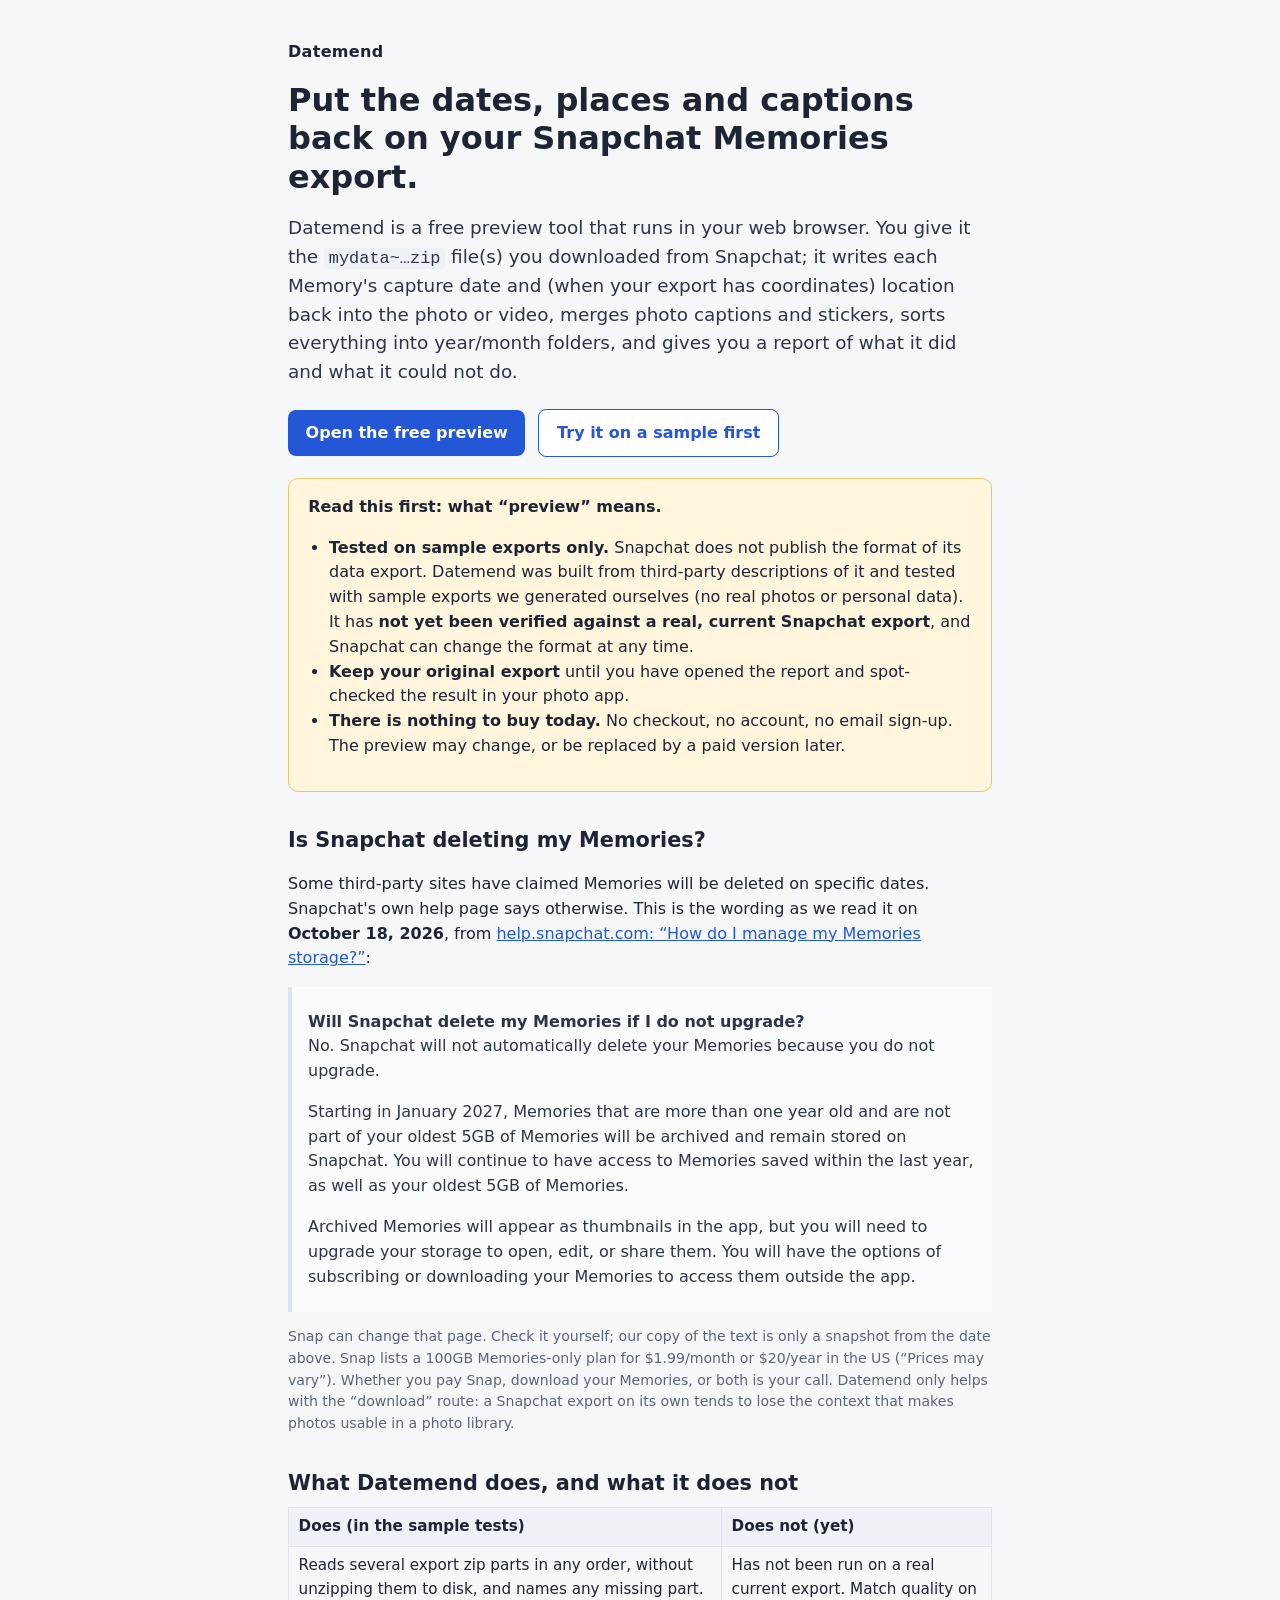
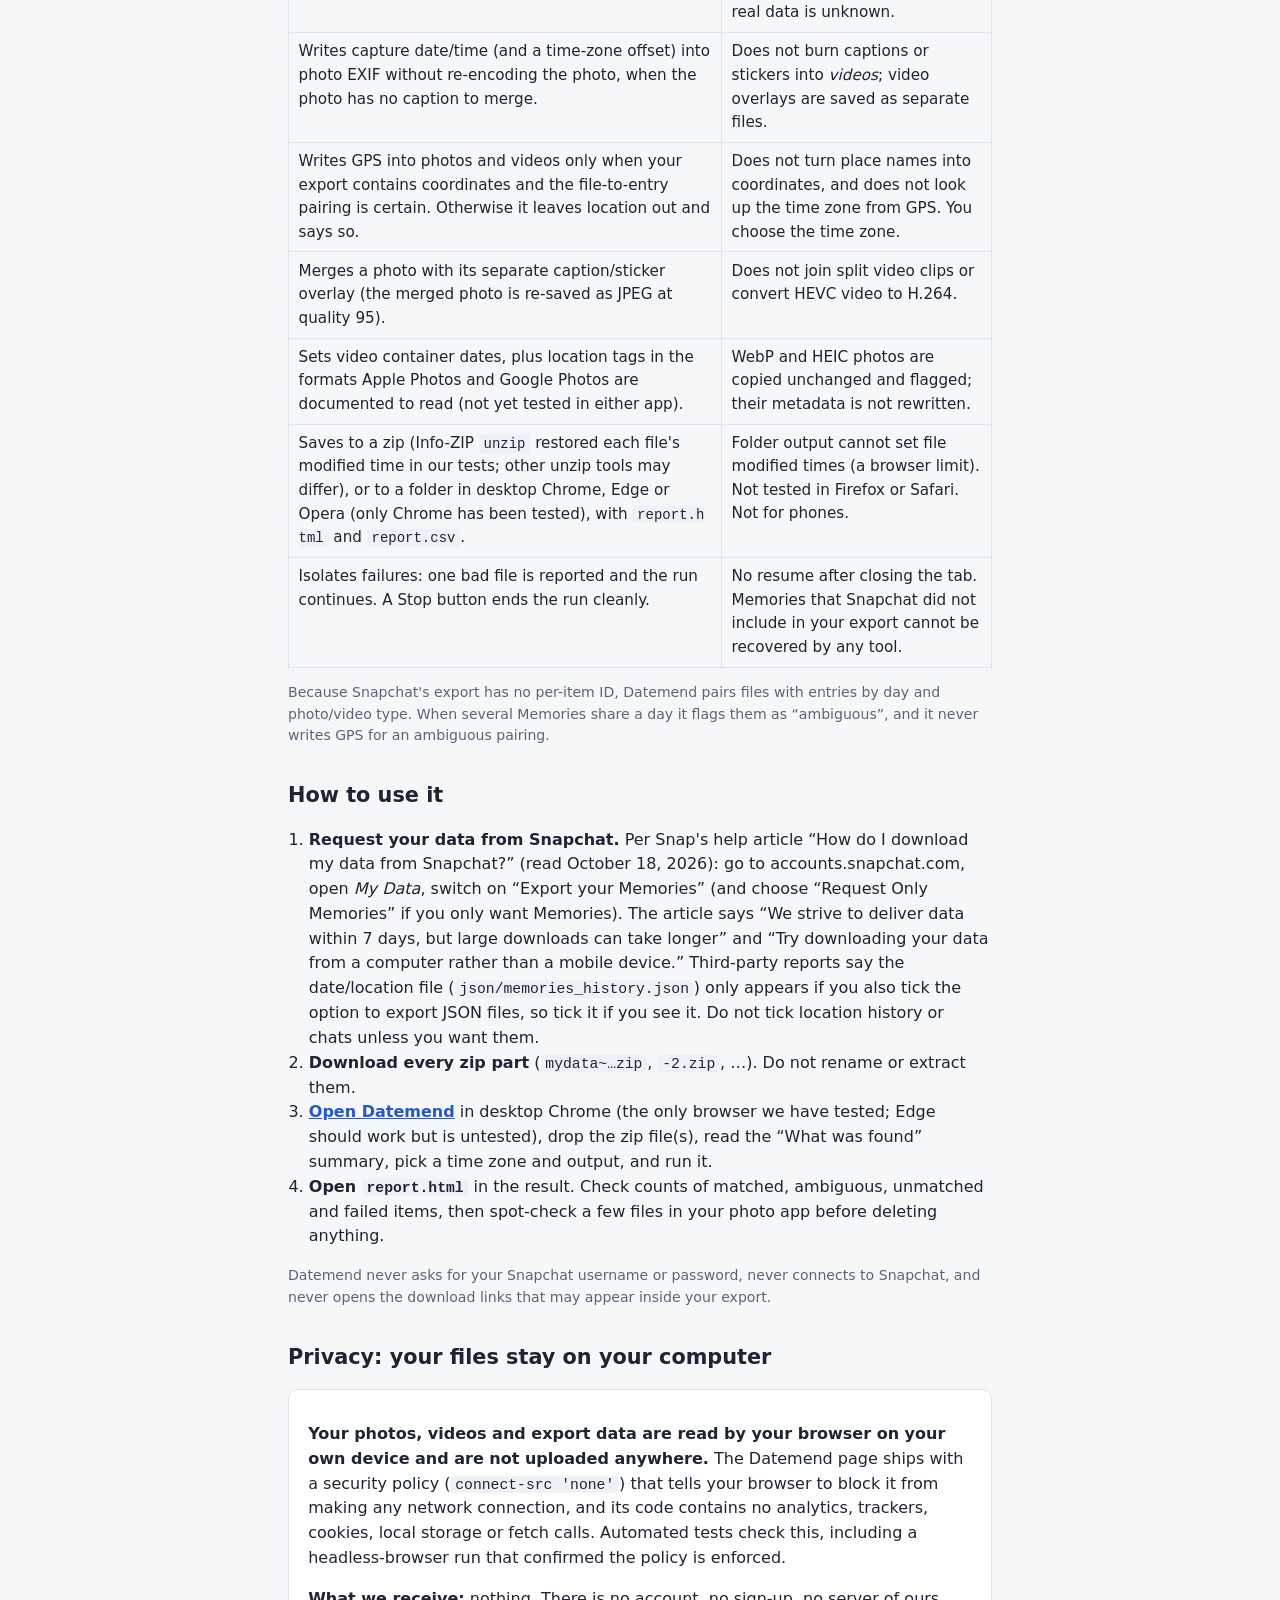
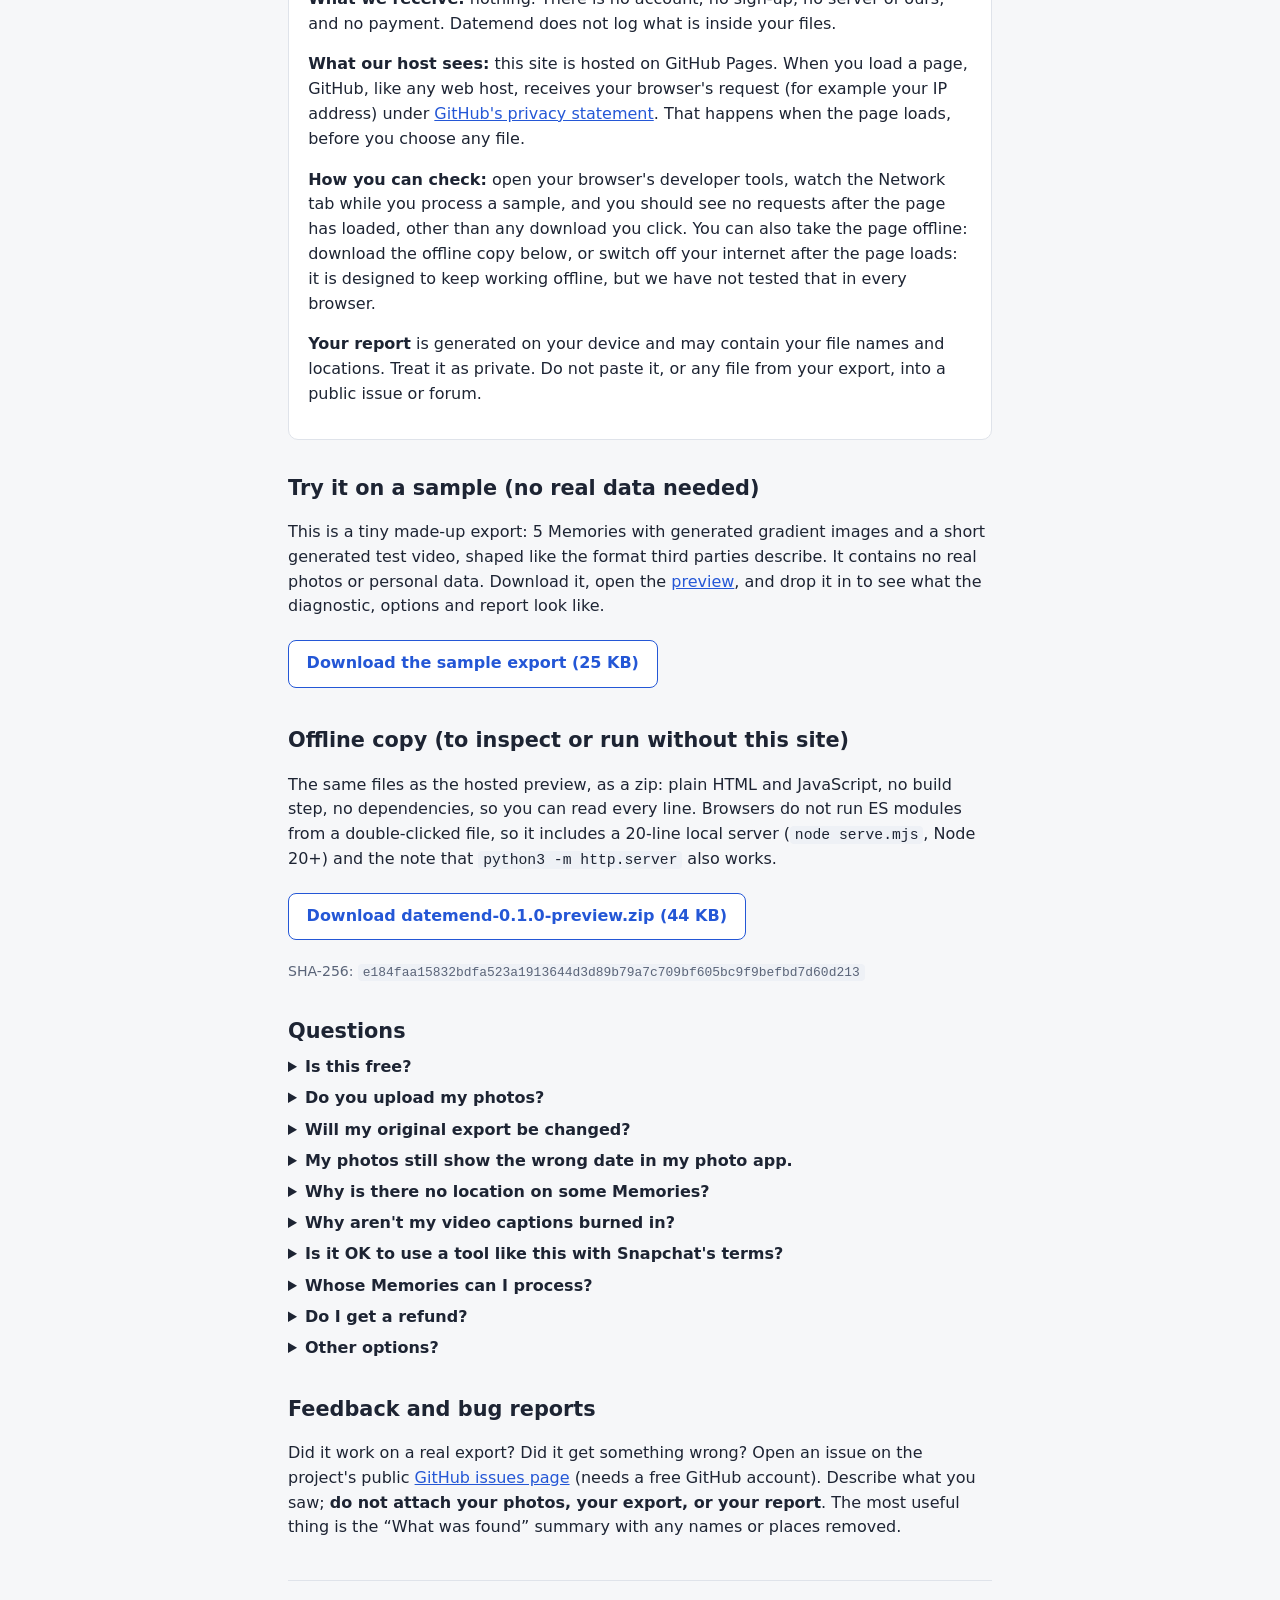
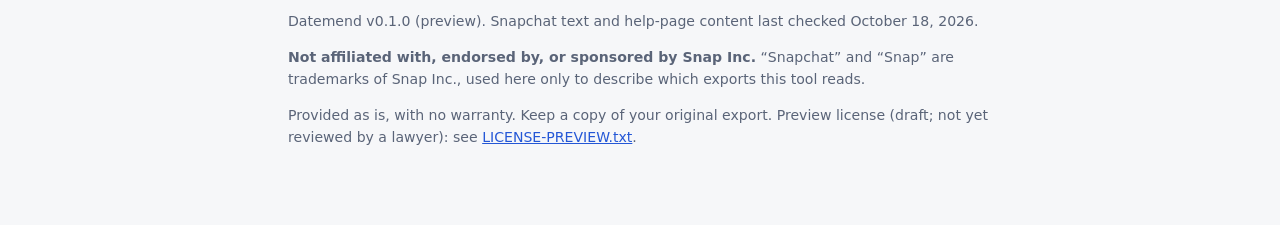
<file: index.html>
<!doctype html>
<html lang="en">
<head>
<meta charset="utf-8">
<meta http-equiv="Content-Security-Policy" content="default-src 'none'; style-src 'self'; img-src 'self' data:; script-src 'none'; connect-src 'none'; font-src 'none'; object-src 'none'; frame-src 'none'; base-uri 'none'; form-action 'none'">
<meta name="viewport" content="width=device-width, initial-scale=1">
<meta name="referrer" content="no-referrer">
<title>Datemend: put dates, places and captions back on your Snapchat Memories export (free preview)</title>
<meta name="description" content="Free preview of Datemend, a browser-based tool that writes capture dates, locations and photo captions back onto the files in a Snapchat Memories data export. Runs on your computer; your files are not uploaded. Tested on sample exports only so far.">
<link rel="stylesheet" href="landing.css">
</head>
<body>
<main>
<p class="brand">Datemend</p>
<h1>Put the dates, places and captions back on your Snapchat Memories export.</h1>
<p class="lead">Datemend is a free preview tool that runs in your web browser. You give it the <code>mydata~…zip</code> file(s) you downloaded from Snapchat; it writes each Memory's capture date and (when your export has coordinates) location back into the photo or video, merges photo captions and stickers, sorts everything into year/month folders, and gives you a report of what it did and what it could not do.</p>

<p>
<a class="btn" href="app/">Open the free preview</a>
<a class="btn alt" href="#sample">Try it on a sample first</a>
</p>

<section class="card warn" aria-label="Honest status">
<strong>Read this first: what “preview” means.</strong>
<ul>
<li><strong>Tested on sample exports only.</strong> Snapchat does not publish the format of its data export. Datemend was built from third-party descriptions of it and tested with sample exports we generated ourselves (no real photos or personal data). It has <strong>not yet been verified against a real, current Snapchat export</strong>, and Snapchat can change the format at any time.</li>
<li><strong>Keep your original export</strong> until you have opened the report and spot-checked the result in your photo app.</li>
<li><strong>There is nothing to buy today.</strong> No checkout, no account, no email sign-up. The preview may change, or be replaced by a paid version later.</li>
</ul>
</section>

<h2>Is Snapchat deleting my Memories?</h2>
<p>Some third-party sites have claimed Memories will be deleted on specific dates. Snapchat's own help page says otherwise. This is the wording as we read it on <strong>October 18, 2026</strong>, from <a href="https://help.snapchat.com/hc/en-us/articles/41291271694228-How-do-I-manage-my-Memories-storage" rel="noopener noreferrer">help.snapchat.com: “How do I manage my Memories storage?”</a>:</p>
<blockquote>
<p><strong>Will Snapchat delete my Memories if I do not upgrade?</strong><br>No. Snapchat will not automatically delete your Memories because you do not upgrade.</p>
<p>Starting in January 2027, Memories that are more than one year old and are not part of your oldest 5GB of Memories will be archived and remain stored on Snapchat. You will continue to have access to Memories saved within the last year, as well as your oldest 5GB of Memories.</p>
<p>Archived Memories will appear as thumbnails in the app, but you will need to upgrade your storage to open, edit, or share them. You will have the options of subscribing or downloading your Memories to access them outside the app.</p>
</blockquote>
<p class="small muted">Snap can change that page. Check it yourself; our copy of the text is only a snapshot from the date above. Snap lists a 100GB Memories-only plan for $1.99/month or $20/year in the US (“Prices may vary”). Whether you pay Snap, download your Memories, or both is your call. Datemend only helps with the “download” route: a Snapchat export on its own tends to lose the context that makes photos usable in a photo library.</p>

<h2>What Datemend does, and what it does not</h2>
<table>
<thead><tr><th>Does (in the sample tests)</th><th>Does not (yet)</th></tr></thead>
<tbody>
<tr><td>Reads several export zip parts in any order, without unzipping them to disk, and names any missing part.</td><td>Has not been run on a real current export. Match quality on real data is unknown.</td></tr>
<tr><td>Writes capture date/time (and a time-zone offset) into photo EXIF without re-encoding the photo, when the photo has no caption to merge.</td><td>Does not burn captions or stickers into <em>videos</em>; video overlays are saved as separate files.</td></tr>
<tr><td>Writes GPS into photos and videos only when your export contains coordinates and the file-to-entry pairing is certain. Otherwise it leaves location out and says so.</td><td>Does not turn place names into coordinates, and does not look up the time zone from GPS. You choose the time zone.</td></tr>
<tr><td>Merges a photo with its separate caption/sticker overlay (the merged photo is re-saved as JPEG at quality 95).</td><td>Does not join split video clips or convert HEVC video to H.264.</td></tr>
<tr><td>Sets video container dates, plus location tags in the formats Apple Photos and Google Photos are documented to read (not yet tested in either app).</td><td>WebP and HEIC photos are copied unchanged and flagged; their metadata is not rewritten.</td></tr>
<tr><td>Saves to a zip (Info-ZIP <code>unzip</code> restored each file's modified time in our tests; other unzip tools may differ), or to a folder in desktop Chrome, Edge or Opera (only Chrome has been tested), with <code>report.html</code> and <code>report.csv</code>.</td><td>Folder output cannot set file modified times (a browser limit). Not tested in Firefox or Safari. Not for phones.</td></tr>
<tr><td>Isolates failures: one bad file is reported and the run continues. A Stop button ends the run cleanly.</td><td>No resume after closing the tab. Memories that Snapchat did not include in your export cannot be recovered by any tool.</td></tr>
</tbody>
</table>
<p class="small muted">Because Snapchat's export has no per-item ID, Datemend pairs files with entries by day and photo/video type. When several Memories share a day it flags them as “ambiguous”, and it never writes GPS for an ambiguous pairing.</p>

<h2>How to use it</h2>
<ol>
<li><strong>Request your data from Snapchat.</strong> Per Snap's help article “How do I download my data from Snapchat?” (read October 18, 2026): go to accounts.snapchat.com, open <em>My Data</em>, switch on “Export your Memories” (and choose “Request Only Memories” if you only want Memories). The article says “We strive to deliver data within 7 days, but large downloads can take longer” and “Try downloading your data from a computer rather than a mobile device.” Third-party reports say the date/location file (<code>json/memories_history.json</code>) only appears if you also tick the option to export JSON files, so tick it if you see it. Do not tick location history or chats unless you want them.</li>
<li><strong>Download every zip part</strong> (<code>mydata~…zip</code>, <code>-2.zip</code>, …). Do not rename or extract them.</li>
<li><strong><a href="app/">Open Datemend</a></strong> in desktop Chrome (the only browser we have tested; Edge should work but is untested), drop the zip file(s), read the “What was found” summary, pick a time zone and output, and run it.</li>
<li><strong>Open <code>report.html</code></strong> in the result. Check counts of matched, ambiguous, unmatched and failed items, then spot-check a few files in your photo app before deleting anything.</li>
</ol>
<p class="small muted">Datemend never asks for your Snapchat username or password, never connects to Snapchat, and never opens the download links that may appear inside your export.</p>

<h2 id="privacy">Privacy: your files stay on your computer</h2>
<div class="card">
<p><strong>Your photos, videos and export data are read by your browser on your own device and are not uploaded anywhere.</strong> The Datemend page ships with a security policy (<code>connect-src 'none'</code>) that tells your browser to block it from making any network connection, and its code contains no analytics, trackers, cookies, local storage or fetch calls. Automated tests check this, including a headless-browser run that confirmed the policy is enforced.</p>
<p><strong>What we receive:</strong> nothing. There is no account, no sign-up, no server of ours, and no payment. Datemend does not log what is inside your files.</p>
<p><strong>What our host sees:</strong> this site is hosted on GitHub Pages. When you load a page, GitHub, like any web host, receives your browser's request (for example your IP address) under <a href="https://docs.github.com/en/site-policy/privacy-policies/github-general-privacy-statement" rel="noopener noreferrer">GitHub's privacy statement</a>. That happens when the page loads, before you choose any file.</p>
<p><strong>How you can check:</strong> open your browser's developer tools, watch the Network tab while you process a sample, and you should see no requests after the page has loaded, other than any download you click. You can also take the page offline: download the offline copy below, or switch off your internet after the page loads: it is designed to keep working offline, but we have not tested that in every browser.</p>
<p><strong>Your report</strong> is generated on your device and may contain your file names and locations. Treat it as private. Do not paste it, or any file from your export, into a public issue or forum.</p>
</div>

<h2 id="sample">Try it on a sample (no real data needed)</h2>
<p>This is a tiny made-up export: 5 Memories with generated gradient images and a short generated test video, shaped like the format third parties describe. It contains no real photos or personal data. Download it, open the <a href="app/">preview</a>, and drop it in to see what the diagnostic, options and report look like.</p>
<p><a class="btn alt" href="download/sample/mydata~SYN.zip" download>Download the sample export (25 KB)</a></p>

<h2>Offline copy (to inspect or run without this site)</h2>
<p>The same files as the hosted preview, as a zip: plain HTML and JavaScript, no build step, no dependencies, so you can read every line. Browsers do not run ES modules from a double-clicked file, so it includes a 20-line local server (<code>node serve.mjs</code>, Node 20+) and the note that <code>python3 -m http.server</code> also works.</p>
<p><a class="btn alt" href="download/datemend-0.1.0-preview.zip" download>Download datemend-0.1.0-preview.zip (44 KB)</a></p>
<p class="small muted">SHA-256: <code>e184faa15832bdfa523a1913644d3d89b79a7c709bf605bc9f9befbd7d60d213</code></p>

<h2>Questions</h2>
<details><summary>Is this free?</summary><p>The preview is free to use. There is no checkout and nothing to buy. If a paid version is added later, this page will say so plainly and will not imply you already paid for anything.</p></details>
<details><summary>Do you upload my photos?</summary><p>No. See the privacy section above. The page is built so that your browser blocks it from sending data anywhere.</p></details>
<details><summary>Will my original export be changed?</summary><p>No. Datemend reads your zip files and writes new files to the place you choose. Your downloaded export is not modified.</p></details>
<details><summary>My photos still show the wrong date in my photo app.</summary><p>Read <code>report.html</code> first: it lists items with no date, items it could not pair, and items it left unchanged on purpose (WebP/HEIC photos, fragmented videos). Then check the time-zone choice. Third-party reports say Snapchat stores times in UTC; the zone you pick decides the local time written into each file. Some apps cache old dates until you re-import into a fresh library.</p></details>
<details><summary>Why is there no location on some Memories?</summary><p>Either your export has no coordinates for them (some reports describe place names only, which Datemend does not convert), or several Memories shared a day and the pairing was ambiguous. In both cases Datemend leaves location out and tells you in the report rather than guess.</p></details>
<details><summary>Why aren't my video captions burned in?</summary><p>That requires re-encoding video, which this preview does not do. The overlay is saved as a separate image next to the video.</p></details>
<details><summary>Is it OK to use a tool like this with Snapchat's terms?</summary><p>We are not lawyers and make no claim either way. Datemend only works on a file you downloaded yourself through Snapchat's own My Data feature, on your own device. It never logs in to Snapchat or contacts it. Snap's Terms of Service are between you and Snap; read them if you have concerns.</p></details>
<details><summary>Whose Memories can I process?</summary><p>Your own, or someone's who has asked you to. Do not use it on someone else's data without their permission.</p></details>
<details><summary>Do I get a refund?</summary><p>There is nothing to refund: the preview is free and no payments are taken. If a paid version is introduced, its refund terms will be published here before any sale.</p></details>
<details><summary>Other options?</summary>
<p>Datemend is not the only tool for this job, and some alternatives are free. According to their own sites on October 18, 2026: <a href="https://github.com/evanbnm/getsnapback" rel="noopener noreferrer">GetSnapBack</a> (free, open source, runs on your computer), <a href="https://github.com/uwuclxdy/exportsnap" rel="noopener noreferrer">exportsnap</a> (open source), and <a href="https://dateback.app/" rel="noopener noreferrer">DateBack</a> (describes itself as free, desktop app for Mac and Windows). There are also paid tools. We have not tested any of them, and we do not know which is best for your export. Datemend runs in the browser with nothing to install; we have not compared it feature by feature with the tools above.</p></details>

<h2>Feedback and bug reports</h2>
<p>Did it work on a real export? Did it get something wrong? Open an issue on the project's public <a href="https://github.com/Blackstonehealth/datemend/issues" rel="noopener noreferrer">GitHub issues page</a> (needs a free GitHub account). Describe what you saw; <strong>do not attach your photos, your export, or your report</strong>. The most useful thing is the “What was found” summary with any names or places removed.</p>

<footer class="small muted">
<p>Datemend v0.1.0 (preview). Snapchat text and help-page content last checked October 18, 2026.</p>
<p><strong>Not affiliated with, endorsed by, or sponsored by Snap Inc.</strong> “Snapchat” and “Snap” are trademarks of Snap Inc., used here only to describe which exports this tool reads.</p>
<p>Provided as is, with no warranty. Keep a copy of your original export. Preview license (draft; not yet reviewed by a lawyer): see <a href="LICENSE-PREVIEW.txt">LICENSE-PREVIEW.txt</a>.</p>
</footer>
</main>
</body>
</html>
</file>
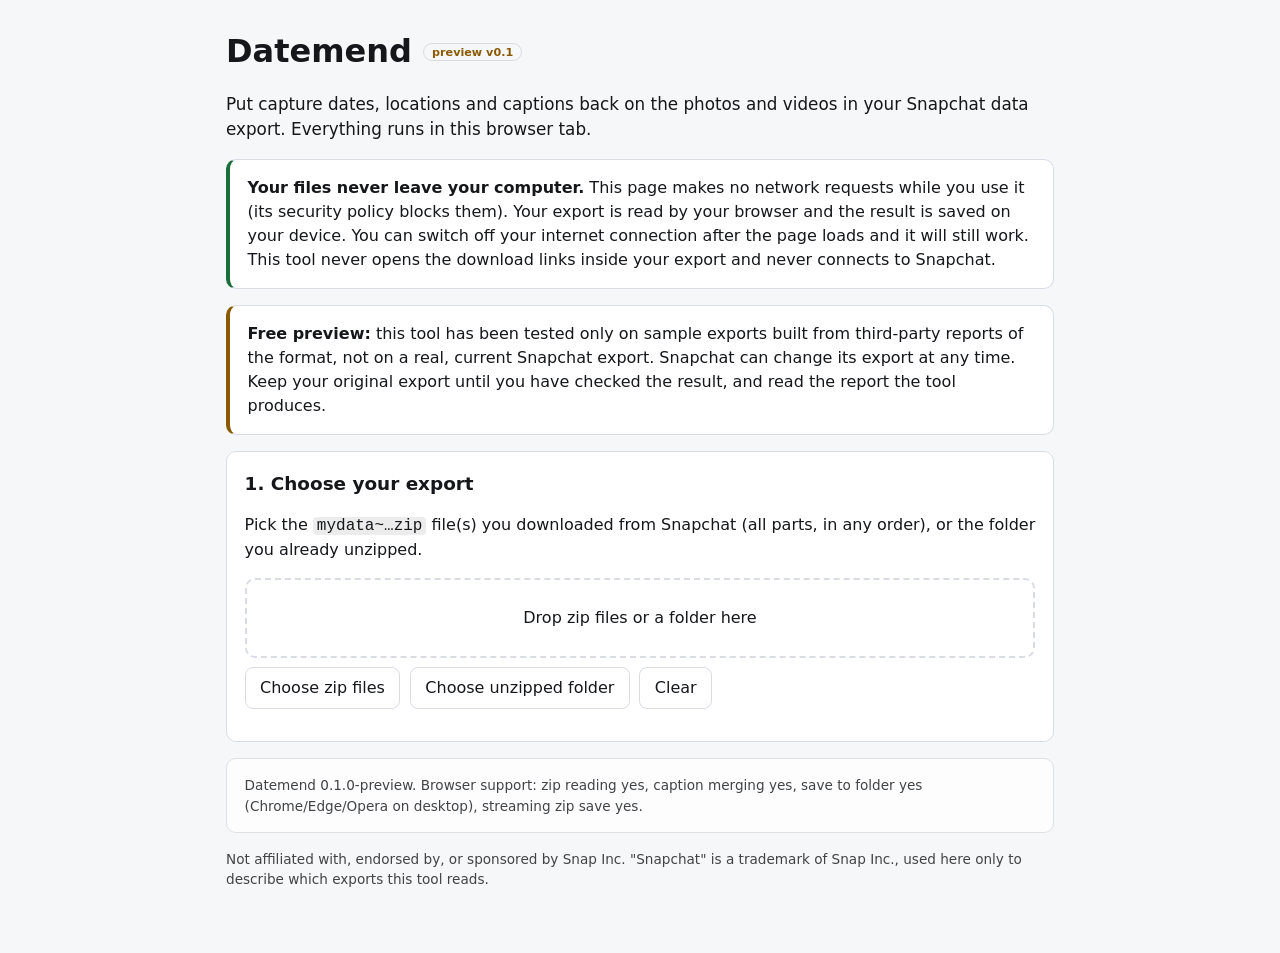
<file: app/index.html>
<!doctype html>
<html lang="en">
<head>
<meta charset="utf-8">
<meta http-equiv="Content-Security-Policy" content="default-src 'none'; script-src 'self'; style-src 'self'; img-src 'self' blob: data:; connect-src 'none'; font-src 'none'; media-src 'none'; object-src 'none'; frame-src 'none'; worker-src 'none'; base-uri 'none'; form-action 'none'">
<meta name="viewport" content="width=device-width, initial-scale=1">
<meta name="referrer" content="no-referrer">
<title>Datemend (preview)</title>
<link rel="stylesheet" href="style.css">
</head>
<body>
<main>
  <header>
    <h1>Datemend <span class="tag">preview v0.1</span></h1>
    <p class="lead">Put capture dates, locations and captions back on the photos and videos in your Snapchat data export. Everything runs in this browser tab.</p>
  </header>

  <section class="card privacy" aria-label="Privacy">
    <strong>Your files never leave your computer.</strong>
    This page makes no network requests while you use it (its security policy blocks them). Your export is read by your browser and the result is saved on your device.
    You can switch off your internet connection after the page loads and it will still work.
    This tool never opens the download links inside your export and never connects to Snapchat.
  </section>

  <section class="card draft" aria-label="Status">
    <strong>Free preview:</strong> this tool has been tested only on sample exports built from third-party reports of the format, not on a real, current Snapchat export. Snapchat can change its export at any time.
    Keep your original export until you have checked the result, and read the report the tool produces.
  </section>

  <section class="card" id="step-input">
    <h2>1. Choose your export</h2>
    <p>Pick the <code>mydata~…zip</code> file(s) you downloaded from Snapchat (all parts, in any order), or the folder you already unzipped.</p>
    <div id="drop" class="drop" tabindex="0">Drop zip files or a folder here</div>
    <div class="row">
      <label class="btn">Choose zip files<input id="zip-input" type="file" accept=".zip,application/zip" multiple hidden></label>
      <label class="btn">Choose unzipped folder<input id="folder-input" type="file" webkitdirectory multiple hidden></label>
      <button id="clear" type="button" class="btn ghost">Clear</button>
    </div>
    <p id="picked" class="muted" aria-live="polite"></p>
  </section>

  <section class="card" id="step-diag" hidden>
    <h2>2. What was found</h2>
    <div id="diag" aria-live="polite"></div>
  </section>

  <section class="card" id="step-options" hidden>
    <h2>3. Options</h2>
    <div class="grid">
      <label>Time zone for dates<select id="opt-tz"></select></label>
      <label id="tz-custom-wrap" hidden>Time zone name (e.g. Europe/Berlin)<input id="opt-tz-custom" type="text" placeholder="America/Phoenix" autocomplete="off"></label>
      <label>Folders<select id="opt-layout"><option value="year-month">Year / Month</option><option value="year">Year</option><option value="flat">One folder</option></select></label>
      <label>Photo captions &amp; stickers<select id="opt-overlay"><option value="merge">Merge into the photo</option><option value="both">Merge, and keep the separate overlay file</option><option value="sidecar">Keep photo and overlay separate</option></select></label>
      <label>Save as<select id="opt-output"></select></label>
    </div>
    <p class="muted small">Third-party reports say Snapchat stores times in UTC. The time zone you pick decides the local time written into each file and its name. Video captions are not burned in by v1; they are kept as separate files.</p>
    <div class="row">
      <button id="start" type="button" class="btn primary">Fix my memories</button>
      <button id="stop" type="button" class="btn ghost" hidden>Stop</button>
    </div>
    <progress id="progress" max="1" value="0" hidden></progress>
    <p id="status" class="muted" aria-live="polite"></p>
  </section>

  <section class="card" id="step-result" hidden>
    <h2>4. Result</h2>
    <div id="result" aria-live="polite"></div>
  </section>

  <section class="card small muted" id="caps"></section>
  <footer class="small muted">Not affiliated with, endorsed by, or sponsored by Snap Inc. "Snapchat" is a trademark of Snap Inc., used here only to describe which exports this tool reads.</footer>
</main>
<script type="module" src="src/ui/app.js"></script>
</body>
</html>
</file>
<file: landing.css>
:root{--fg:#1d2433;--muted:#5a6478;--bg:#f6f7f9;--card:#fff;--line:#dfe3ea;--accent:#2457d6;--warn:#fff6dd;--warnline:#e5c76b}
*{box-sizing:border-box}
body{margin:0;font:16px/1.55 system-ui,-apple-system,"Segoe UI",Roboto,sans-serif;color:var(--fg);background:var(--bg)}
main{max-width:46rem;margin:0 auto;padding:1.5rem 1rem 4rem}
h1{font-size:2rem;line-height:1.2;margin:.2rem 0 .4rem}
h2{font-size:1.3rem;margin:2rem 0 .5rem}
h3{font-size:1.05rem;margin:1.2rem 0 .3rem}
a{color:var(--accent)}
.brand{font-weight:700;letter-spacing:.02em}
.lead{font-size:1.15rem;color:#2c3548}
.card{background:var(--card);border:1px solid var(--line);border-radius:10px;padding:1rem 1.2rem;margin:1rem 0}
.warn{background:var(--warn);border-color:var(--warnline)}
.btn{display:inline-block;background:var(--accent);color:#fff;text-decoration:none;padding:.65rem 1.1rem;border-radius:8px;font-weight:600;margin:.3rem .5rem .3rem 0}
.btn.alt{background:#fff;color:var(--accent);border:1px solid var(--accent)}
blockquote{margin:.6rem 0;padding:.4rem 1rem;border-left:4px solid var(--line);color:#2c3548;background:#fafbfc}
table{border-collapse:collapse;width:100%;font-size:.95rem}
th,td{border:1px solid var(--line);padding:.45rem .6rem;text-align:left;vertical-align:top}
th{background:#eef1f6}
code{background:#eef1f6;padding:.05rem .3rem;border-radius:4px;font-size:.92em;word-break:break-all}
details{margin:.4rem 0}summary{cursor:pointer;font-weight:600}
.muted{color:var(--muted)}.small{font-size:.88rem}
footer{margin-top:2.5rem;border-top:1px solid var(--line);padding-top:1rem}
ul,ol{padding-left:1.3rem}
</file>
<file: app/style.css>
:root{color-scheme:light dark;--bg:#f6f7f9;--fg:#15171a;--card:#fff;--line:#d9dde3;--accent:#1f5fd6;--warn:#8a5a00;--bad:#a4262c;--ok:#1b6e3c}
@media (prefers-color-scheme:dark){:root{--bg:#111316;--fg:#e8eaed;--card:#1a1d21;--line:#2c3138;--accent:#7aa7ff;--warn:#e0b050;--bad:#ff8a8a;--ok:#6fd49a}}
*{box-sizing:border-box}body{margin:0;background:var(--bg);color:var(--fg);font:16px/1.5 system-ui,-apple-system,Segoe UI,Roboto,sans-serif}
main{max-width:860px;margin:0 auto;padding:1.5rem 1rem 4rem}h1{margin:.2rem 0}h2{margin:.1rem 0 .6rem;font-size:1.15rem}
.tag{font-size:.7rem;border:1px solid var(--line);border-radius:999px;padding:.1rem .5rem;vertical-align:middle;color:var(--warn)}
.lead{font-size:1.05rem}.card{background:var(--card);border:1px solid var(--line);border-radius:10px;padding:1rem 1.1rem;margin:1rem 0}
.privacy{border-left:4px solid var(--ok)}.draft{border-left:4px solid var(--warn)}
.drop{border:2px dashed var(--line);border-radius:10px;padding:1.6rem;text-align:center;margin:.6rem 0}.drop.over{border-color:var(--accent);background:rgba(31,95,214,.08)}
.row{display:flex;gap:.6rem;flex-wrap:wrap;margin:.6rem 0}.btn{display:inline-block;border:1px solid var(--line);border-radius:8px;padding:.5rem .9rem;background:var(--card);color:var(--fg);cursor:pointer;font:inherit}
.btn:hover{border-color:var(--accent)}.btn.primary{background:var(--accent);color:#fff;border-color:var(--accent)}.btn.ghost{background:transparent}.btn:disabled{opacity:.5;cursor:default}
.grid{display:grid;grid-template-columns:repeat(auto-fit,minmax(240px,1fr));gap:.8rem}label{display:flex;flex-direction:column;gap:.25rem;font-size:.9rem}select,input[type=text]{font:inherit;padding:.4rem;border:1px solid var(--line);border-radius:6px;background:var(--bg);color:var(--fg)}
progress{width:100%;height:1rem}.muted{opacity:.8}.small{font-size:.85rem}table{border-collapse:collapse;width:100%;font-size:.9rem}td,th{border-bottom:1px solid var(--line);padding:.25rem .4rem;text-align:left;vertical-align:top}
.w{color:var(--warn)}.bad{color:var(--bad)}.ok{color:var(--ok)}ul{padding-left:1.2rem}code{background:rgba(127,127,127,.15);padding:0 .25rem;border-radius:4px}footer{margin-top:1rem}
</file>
